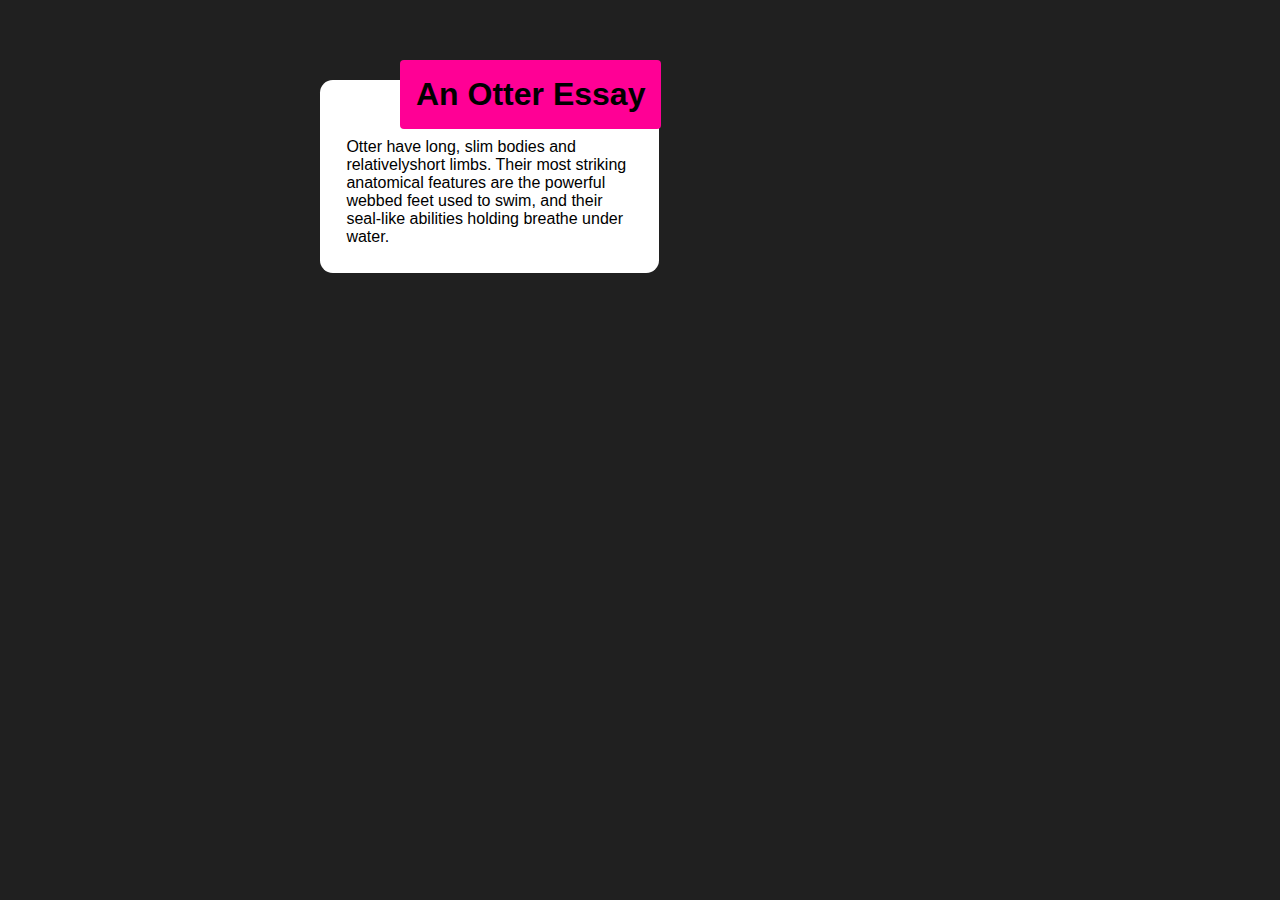
<file: index.html>
<!DOCTYPE html>
<html lang="en">
<head>
    <meta charset="UTF-8">
    <meta name="viewport" content="width=device-width, initial-scale=1.0">
    <title>CSS EX1</title>

    <link rel="stylesheet" href="styles.css">
</head>
<body>

    <main class="contentarea">
        <div class="textcard">
            <div class="cardtitle">
                <h1>An Otter Essay</h1>
            </div>
               
            <div class="description">
                <p>Otter have long, slim bodies and relativelyshort limbs. Their most striking anatomical features are the powerful webbed feet used to swim, and their seal-like abilities holding breathe under water.</p>
            </div>
        </div>
        

    </main>
    
</body>
</html>
</file>
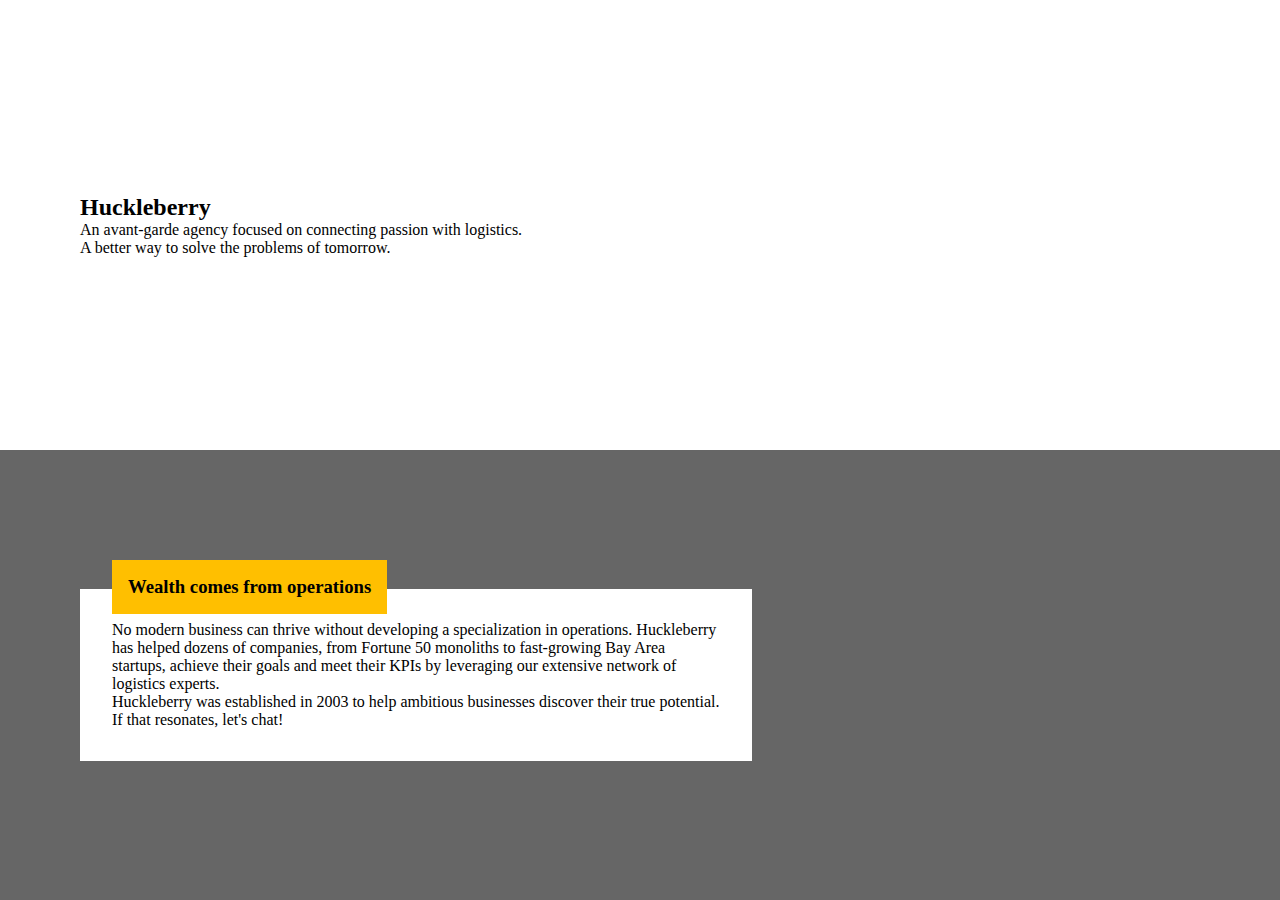
<file: Exercise 2/index.html>
<!DOCTYPE html>
<html lang="en">
<head>
    <meta charset="UTF-8">
    <meta name="viewport" content="width=device-width, initial-scale=1.0">
    <title>CSS Exercise 2</title>

    <link rel="stylesheet" href="styles.css">
</head>
<body>
    
    <main class="main-container">
        <div class="top">
            <div class="title">
                <h2>Huckleberry</h2>
            </div>

            <div class="support-text">
                <p>An avant-garde agency focused on connecting passion with logistics.</p>
                <p>A better way to solve the problems of tomorrow.</p>
            </div>
        </div>
      
        <div class="buttom">
           <div class="buttom-card">

                <div class="yellow-tag">
                    <h3>Wealth comes from operations</h3>
                </div>

                <div class="support-text">
                    <p>No modern business can thrive without developing a specialization in operations. Huckleberry has helped dozens of companies, from Fortune 50 monoliths to fast-growing Bay Area startups, achieve their goals and meet their KPIs by leveraging our extensive network of logistics experts.</p>
                <p>Huckleberry was established in 2003 to help ambitious businesses discover their true potential. If that resonates, let's chat!</p>
                </div>
           </div>
        </div>
    </main>

</body>
</html>
</file>
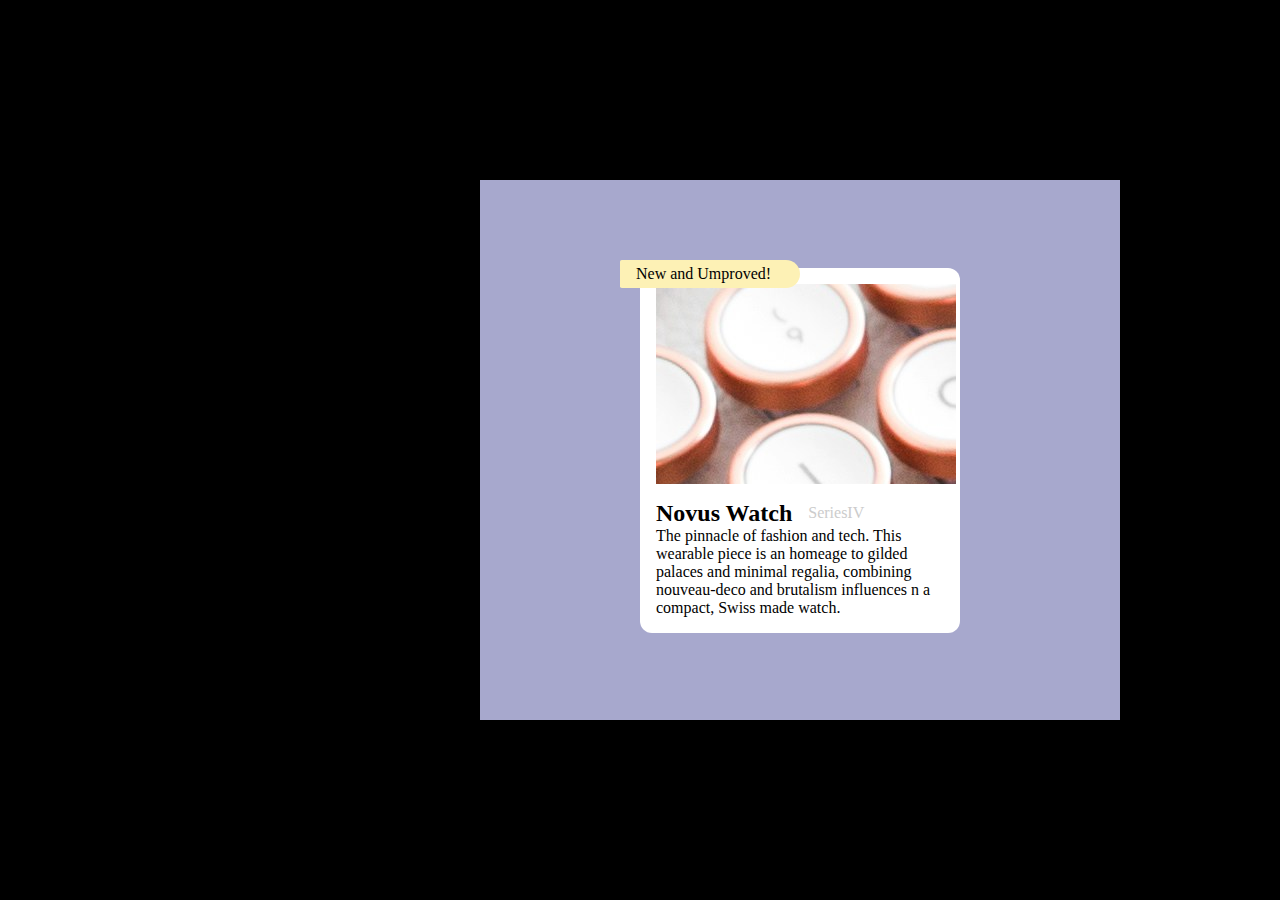
<file: Exercise 3/index.html>
<!DOCTYPE html>
<html lang="en">
<head>
    <meta charset="UTF-8">
    <meta name="viewport" content="width=device-width, initial-scale=1.0">
    <title>CSS Exercise 3</title>

    <link rel="stylesheet" href="styles.css">
</head>
<body>
    
    <main class="main-container">
        <div class="blue-container">
            <div class="listing-container">

                <div class="tag">
                    <p>New and Umproved!</p>
                </div>

                <div class="top">
                    <img src="./img/wristwatch.jpg" alt="image of wristwatch on a tabble">
                </div>

                <div class="buttom">
                    <div class="title">
                        <div class="product-name">
                            <h2>Novus Watch</h2>
                        </div>
                        <div class="series">
                            <p>SeriesIV</p>
                        </div>
                    </div>
                    
                    <div class="support-text">
                        <p>The pinnacle of fashion and tech. This wearable piece is an homeage to gilded palaces and minimal regalia, combining nouveau-deco and brutalism influences n a compact, Swiss made watch.</p>
                    </div>
                </div>

            </div>
        </div>
    </main>

</body>
</html>
</file>
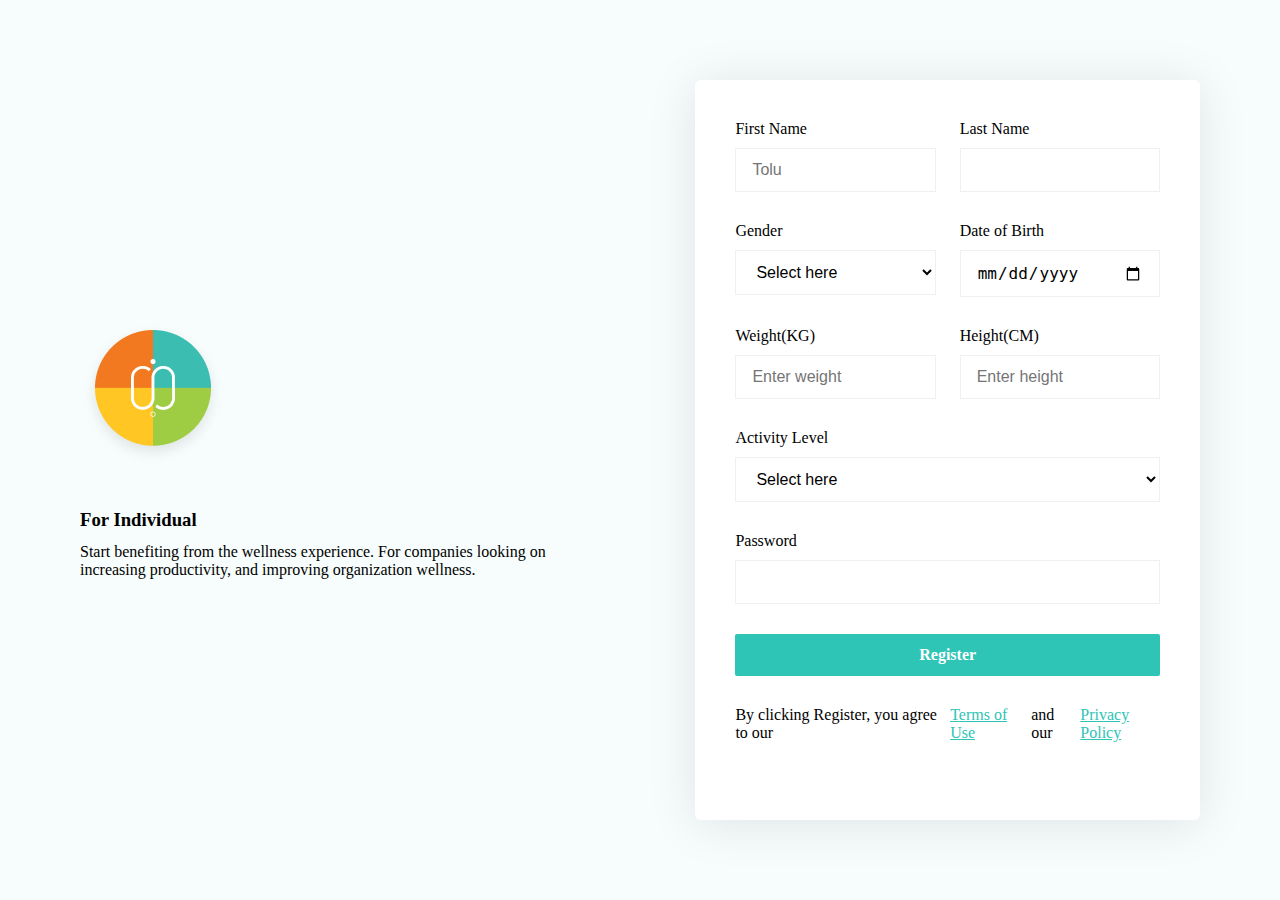
<file: Exercise 4/index.html>
<!DOCTYPE html>
<html lang="en">
<head>
    <meta charset="UTF-8">
    <meta name="viewport" content="width=device-width, initial-scale=1.0">
    <title>CSS Exercise 4</title>
    <link rel="stylesheet" href="styles.css">
</head>

<body>
    
    <main class="main-container">
        <!-- Left Child -->
        <div class="left-container">

            <div class="logo-container">
                <img src="./images/logo.png" alt="logo">
            </div>

            <div class="text-container">
                <div class="title">
                    <h3>For Individual</h3>
                </div>
                <div class="support">
                    <p>Start benefiting from the wellness experience. For companies looking on increasing productivity, and improving organization wellness.</p>
                </div>

            </div>
        </div>
            <!-- Right Child -->
            <form class="form-container">
            
                <div class="input-group-container">
                    <div class="input-group-row">
                        <div class="input-group">
                            <label for="first-name">First Name</label>
                            <input type="text" name="name" id="name" placeholder="Tolu">
                        </div>
                        <div class="input-group">
                            <label for="last-name">Last Name</label>
                            <input type="text" name="name" id="name">
                        </div>
                    </div>
        
                    <div class="input-group-row">
                        <div class="input-group">
                            <label for="gender">Gender</label>
                            <select name="gender" id="gender">
                                <option value="" disabled selected>Select here</option>
                                <option value="male">Male</option>
                                <option value="female">Female</option>
                            </select>
                        </div>
                        <div class="input-group">
                            <label for="dob">Date of Birth</label>
                            <input type="date" name="dob" id="dob" placeholder="Select here">
                        </div>
                    </div>
        
                    <div class="input-group-row">
                        <div class="input-group">
                            <label for="weight">Weight(KG)</label>
                            <input type="weight" name="weight" id="weight" placeholder="Enter weight">
                        </div>
                        <div class="input-group">
                            <label for="height">Height(CM)</label>
                            <input type="height" name="height" id="height" placeholder="Enter height">
                        </div>
                    </div>
        
                    <div class="input-group-row">
                        <div class="input-group">
                            <label for="activity">Activity Level</label>
                            <select name="activity" id="activity">
                                <option value="" disabled selected>Select here</option>
                                <option value="beginner">Beginner</option>
                                <option value="advane">Advance</option>
                            </select>
                        </div>
                    </div>
        
                    <div class="input-group-row">
                        <div class="input-group">
                            <label for="password">Password</label>
                        <input type="password" name="password" id="password">
                        </div>
                    </div>
    
                </div>
                
                <a href="#" class="primary-button">Register</a>
    
    
                <div class="link-container">
                    <div class="text">By clicking Register, you agree to our</div>
                    <a href="#" class="link-button">Terms of Use</a>
                    <div class="text"> and our</div>
                    <a href="#" class="link-button">Privacy Policy</a>
                </div>
            </form>

    </main>

</body>

</html>
</file>
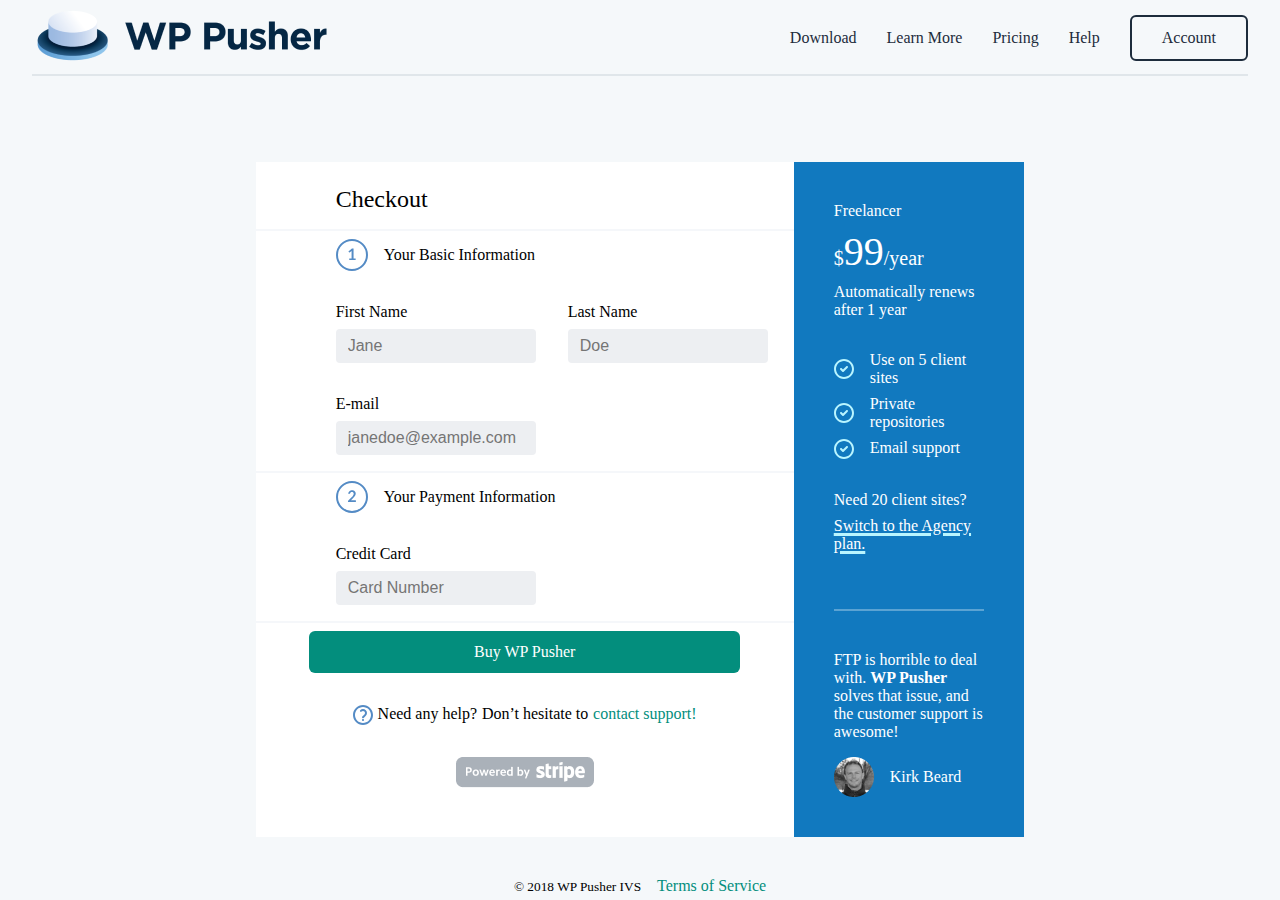
<file: Exercise 5/index.html>
<!DOCTYPE html>
<html lang="en">
<head>
    <meta charset="UTF-8">
    <meta name="viewport" content="width=device-width, initial-scale=1.0">
    <title> CSS Exercise 5 </title>
    <link rel="stylesheet" href="styles.css">
</head>
<body>
    
    <main class="main-container">

        <!-- Nav Bar -->
        <nav class="nav-bar">
            <div class="logo">
                <img src="./images/wppusher-logo-copy.png" alt="">
            </div>
            <div class="cta">
                <a href="#" class="btn btn-tertiary">Download</a>
                <a href="#" class="btn btn-tertiary">Learn More</a>
                <a href="#" class="btn btn-tertiary">Pricing</a>
                <a href="#" class="btn btn-tertiary">Help</a>
                <a href="#" class="btn btn-secondary">Account</a>
            </div>
        </nav>

        <!--Main Content Area -->
        <div class="content-container">

            <!-- Form & Freelance -->
            <div class="details-container">
                <!-- FORM -->
                <form class="form-container">
                    <div class="title-container">
                        <h2>Checkout</h2>
                    </div>

                    <!-- BASIC INFO CONTAINER -->

                    <div class="basic-info-container">
                        <div class="title-info-section">
                            <img src="./images/one.svg" alt="">
                            <p>Your Basic Information</p>
                        </div>
    
                        <div class="input-group-row">
                            <div class="input-group">
                                <label for="first-name">First Name</label>
                                <input type="text" name="name" id="name" placeholder="Jane">
                            </div>
                            <div class="input-group">
                                <label for="last-name">Last Name</label>
                                <input type="text" name="name" id="name" placeholder="Doe">
                            </div>
                        </div>
                        <div class="input-group-row">
                            <div class="input-group">
                                <label for="email">E-mail</label>
                                <input type="email" name="email" id="email" placeholder="janedoe@example.com">
                            </div>
                        </div>
                        
                    </div>
    
                    <!-- PAYMENT INFO CONTAINER -->
                    <div class="payment-info-container">
                        <div class="title-info-section">
                            <img src="./images/two.svg" alt="">
                            <p>Your Payment Information</p>
                        </div>
                        <div class="input-group">
                            <label for="card">Credit Card</label>
                            <input type="text" placeholder="Card Number">
                            <!--Doesn't work!!! <span class="suffix">MM/YYYY CVV</span> -->
                        </div>
                    </div>

                    <!-- CTA CONTAINER -->
                    <div class="cta-container">
                        <a href="#" class="btn btn-primary">Buy WP Pusher</a>
                        <div class="sec-cta">
                            <img src="./images/Mask.svg" alt="">
                            <p>Need any help?</p>
                            <p> Don’t hesitate to</p>
                            <a href="#" class="btn btn-tertiary">contact support!</a>
                        </div>
                        <div class="strip-logo-container">
                            <img src="./images/powered_by_stripe.png" alt="">
                        </div>
                    </div>
                    
                </form>
                <!-- FREELANCER -->
                <div class="freelancer-container">
                    <div class="top-container-freelancer">
                        <div class="first-section-top">
                            <div class="title">Freelancer</div>
                            <div class="pricing"> <p><span style="font-size: 20px;">$</span><span style="font-size: 40px;">99</span><span style="font-size: 20px;">/year</span></p>
 </div>
                            <div class="paragrapgh"> <p>Automatically renews after 1 year</p> </div>
                        </div>
                        <div class="second-section-top">
                            <div class="item-freelancer">
                                <img src="./images/Combined Shape Copy 2.svg" alt="">
                                <p>Use on 5 client sites</p>
                            </div>
    
                            <div class="item-freelancer">
                                <img src="./images/Combined Shape Copy 2.svg" alt="">
                                <p>Private repositories</p>
                            </div>
    
                            <div class="item-freelancer">
                                <img src="./images/Combined Shape Copy 2.svg" alt="">
                                <p>Email support</p>
                            </div>
    
                        </div>
                        <div class="third-section-top">
                            <p>Need 20 client sites?</p>
                            <a href="#" class="btn btn-tertiary">Switch to the Agency plan.</a>
                        </div>
                    </div>

                <div class="divider"></div>
                
                    <div class="buttom-container-freelancer">
                        <div class="testimonial">FTP is horrible to deal with. <span style="font-weight: 700;" >WP Pusher</span> solves that issue, and the customer support is awesome!</div>
                        <div class="client">
                            <img src="./images/Bitmap.png" alt="">
                            <p>Kirk Beard</p>
                        </div>
                    </div>
                </div>
            </div>

            <!-- Footer -->
            <footer class="footer">
                <div class="copyright"> <small>© 2018 <span>WP Pusher IVS</span></small> </div>
                <div class="termsofservice">
                    <a href="#" class="btn btn-tertiary">Terms of Service</a>
                </div>
            </footer>
        </div>

    </main>

</body>
</html>
</file>
<file: styles.css>
*{
    margin: 0;
    padding: 0;
    box-sizing: border-box;
    font-family: "Raleway", sans-serif;
}

.contentarea{
  background-color: #202020;
  width: 100%;
  height: 100vh;
  margin: 0;
  padding: 5rem 20rem 5rem 20rem ;
}

.textcard{
  background-color: #fff;
  width: 53%;
  height: auto;
  padding: 3rem 1rem 1rem 1rem;
  flex-direction: column;
  justify-content: center;
  align-items: center;
  border-radius: 0.8rem;
}

.cardtitle{
  background-color: #FF0095;
  text-decoration-color: #202020;
  flex-direction: row;
  justify-content: center;
  align-items: center;
  padding: 1rem;
  border-radius: 0.25rem;
  position: absolute; 
  top: 60px;
  left: 400px;
}

.description{
  padding: 0.65rem;
  width: auto;
}
</file>
<file: Exercise 2/styles.css>
*{
    margin: 0;
    padding: 0;
    box-sizing: border-box;
    @import url('https://fonts.googleapis.com/css2?family=Josefin+Sans:ital,wght@0,100..700;1,100..700&family=Lato:ital,wght@0,100;0,300;0,400;0,700;0,900;1,100;1,300;1,400;1,700;1,900&display=swap');
}

.main-container{
    background-color: white;
    width: 100%;
    height: 100vh;
    display: flex;
    flex-direction: column;
    justify-content: center;
}

.top{
    background-color: white;
    width: 100%;
    height: 50vh;
    display: flex;
    flex-direction: column;
    justify-content: center;
    padding: 5rem;
}

.buttom{
    background-color: #666666;
    width: 100%;
    height: 50vh;
    display: flex;
    flex-direction: column;
    justify-content: center;
    padding: 5rem;
}

.buttom-card{
    background-color: white;
    width: 60%;
    height: auto;
    padding: 2rem;

}

.yellow-tag{
    background-color: #ffbf00;
    padding: 1rem;
    position: absolute; 
    top: 560px;
    left: center;
}
</file>
<file: Exercise 3/styles.css>
*{
    margin: 0;
    padding: 0;
    box-sizing: border-box;
    @import url('https://fonts.googleapis.com/css2?family=Josefin+Sans:ital,wght@0,100..700;1,100..700&family=Lato:ital,wght@0,100;0,300;0,400;0,700;0,900;1,100;1,300;1,400;1,700;1,900&display=swap');
}


.main-container{
    background-color: black;
    width: 100%;
    height: 100vh;
    display: flex;
    flex-direction: column;
    justify-content: center;
}

.blue-container{
    background-color: #A7A8CD;
    width: 50%;
    height: 60vh;
    display: flex;
    flex-direction: column;
    justify-content: center;
    margin: 30rem;
}

.listing-container{
    background-color: white;
    border-radius: 0.75rem;
    margin: 10rem;
    display: flex;
    flex-direction: column;
    justify-content: center;
    padding: 1rem;
    width: auto;
    height: auto;
    row-gap: 1rem;
}

.tag{
    background-color: #FDF1B5;
    padding: 0.3rem 1rem;
    border-radius: 0.5rem 4rem  4rem 0.5rem;
    position: absolute; 
    top: 260px;
    left: 620px;
    width: 180px;
    height: auto;
}

.top{
    display: flex;
    justify-content: column;
    align-items: center;
    width: 300px;
    height: 200px;
    overflow: hidden;
  }

.img{
    width: 100%;
  height: auto;
}

/* .buttom{
    display: flex;
    justify-content: column;
    align-items: start;
    row-gap: 1rem;
} */

.title{
    display: flex;
    justify-content: row;
    align-items: center;
    column-gap: 1rem;
}

.series{
    color: #ccc;
}
</file>
<file: Exercise 4/styles.css>
*{
    margin: 0;
    padding: 0;
    box-sizing: border-box;
    @import url('https://fonts.googleapis.com/css2?family=Josefin+Sans:ital,wght@0,100..700;1,100..700&family=Lato:ital,wght@0,100;0,300;0,400;0,700;0,900;1,100;1,300;1,400;1,700;1,900&display=swap');
}

.main-container{
    background-color: #2EC4B60A;
    width: 100%;
    height: 100vh;
    display: flex;
    flex-direction: row;
    justify-content: center;
    padding: 5rem;
    gap: 7.5rem;
}

.left-container{
    width: 50%;
    display: flex;
    flex-direction: column;
    justify-content: center;
    gap: 2.125rem;
}

.text-container{
    display: flex;
    flex-direction: column;
    justify-content: center;
    gap: 0.75rem;
}

.form-container{
    background-color: #fff;
    border-radius: 6px;
    width: 50%;
    height: auto;
    box-sizing: border-box;
    box-shadow: 0px 4px 50px rgba(4, 8, 19, 0.1);
    padding: 2.5rem;
    display: flex;
    flex-direction: column;
    gap: 1.875rem
}


.input-group-container{
    display: flex;
    flex-direction: column;
    gap: 1.875rem; 
}

.input-group-row{
    display: flex;
    flex-direction: row;
    justify-content: start;
    gap: 1.5rem;
}

.primary-button{
  background-color: #2EC4B6;
  color: #ffffff;
  font-size: 16px;
  padding: 12px 24px;
  border-radius: 2px;
  border: none;
  cursor: pointer;
  transition: background-color 0.3s ease, transform 0.3s ease; 
  font-weight: 600; 
  text-align: center; 
  text-decoration: none; 
}

.input-group{
    display: flex;
    flex-direction: column;
    justify-content: start;
    gap: 0.625rem;
    width: 100%; 
    max-width: 500px; 
    margin: 0 auto;
}

input, select {
    background-color: #fff;
    padding: 12px 16px; 
    font-size: 16px; 
    border: 1px solid #F0F0F0; 
    width: 100%; 
    box-sizing: border-box;
  }

  .link-container{
    display: flex;
    flex-direction: row;
    justify-content: start;
    gap: 0.5rem;
}

.link-button{
    color: #2EC4B6
}
</file>
<file: Exercise 5/styles.css>
*{
    margin: 0;
    padding: 0;
    box-sizing: border-box;
    @import url('https://fonts.googleapis.com/css2?family=Josefin+Sans:ital,wght@0,100..700;1,100..700&family=Lato:ital,wght@0,100;0,300;0,400;0,700;0,900;1,100;1,300;1,400;1,700;1,900&display=swap');
}

h1, h2, h3, h4, h5, h6, p {
    font-family: "Lato", serif;
  font-weight: 400;
  font-style: normal;
}

/* BUTTONS */
button {
    font-family: "Lato", serif;
    font-size: 16px;
    padding: 10px 20px;
    border-radius: 6px;
    cursor: pointer;
    transition: all 0.3s ease-in-out;
  } 

  .btn-primary {
    background-color: #038E7D; 
    color: white;
    border: none;
    text-decoration: none;
    padding: 12px 165px;
    border-radius: 6px;
  }
  
  .btn-primary:hover {
    background-color: #026b5f;
  }

  .btn-secondary {
    background-color: transparent;
    color: #038E7D;
    border: 2px solid #038E7D;
    text-decoration: none;
    padding: 12px 30px;
  }
  
  .btn-secondary:hover {
    background-color: #026b5f;
    color: white;
  }

  .btn-tertiary {
    background: none;
    color: #038E7D;
    border: none;
    text-decoration: none;
  }
  
  .btn-tertiary:hover {
    color: #026b5f;
  }
    

.main-container{
    background-color: #F5F8FA;
    width: 100%;
    height: 100vh;
    display: flex;
    flex-direction: column;
    justify-content: space-evenly;
    align-items: center;
    box-sizing: border-box;
    padding: 0.1rem 2rem 4rem 2rem;
    gap: 5.375rem;
}

.nav-bar{
    margin: 0rem 2rem;
    display: flex;
    flex-direction: row;
    justify-content: space-between;
    align-items: center;
    width: 100%;
    border-bottom:  2px solid #E0E6EA ;
    padding: 0.3rem 0rem; 
}

.cta{
    display: flex;
    flex-direction: row;
    justify-content: end;
    align-items: center;
    gap: 30px;
}

.cta .btn-tertiary{
    color: #1D2C3C;
}

.cta .btn-secondary{
    color: #1D2C3C;
    border: 2px solid #1D2C3C;
    border-radius: 6px;
}

.content-container{
    display: flex;
    flex-direction: column;
    justify-content: center;
    align-items: center;
    gap: 2.5rem;
}

.details-container{
    display: flex;
    flex-direction: row;
    justify-content: center;
    align-items: center;
    border-radius: 6px;
    width: auto;
    height: auto;
    margin-left: 280px;
    margin-right: 280px;
}

.form-container{
    background-color: #fff;
    width: 70%;
    height: 100%;
    padding: 1.5rem 0 1.5rem 0 ;
    display: flex;
    flex-direction: column;
    justify-content: start;
    align-items: start;
    gap: 0.5rem;
}

.title-container{
    width: 100%;
    padding: 0;
    border-bottom:  2px solid #F5F7FA ;
}

.title-container h2{
    padding: 0 0 1rem 5rem ;
}

.title-info-section{
    display: flex;
    flex-direction: row;
    justify-content: center;
    align-items: center;
    gap: 1rem;
}

.basic-info-container{
    width: 100%;
    display: flex;
    flex-direction: column;
    justify-content: start;
    align-items: start;
    gap: 2rem;
    border-bottom:  2px solid #F5F7FA ;
    padding: 0 0 1rem 5rem ;
}

.input-group-row{
    display: flex;
    flex-direction: row;
    justify-content: center;
    gap: 2rem;
}

.input-group{
    display: flex;
    flex-direction: column;
    justify-content: center;
    gap: 0.5rem;
    width: 100%;
}


.payment-info-container .input-group{
    width: 498px;
}
  /* INPUT FIELD */
  label {
    font-size: 16px;
    font-weight: medium;
  }
  
  input {
    padding: 8px 12px; /* Padding inside input */
    width: 200px; /* Adjust length */
    border: 0px solid #ccc;
    color: #EDEFF2;
    border-radius: 4px;
    font-size: 16px;
    background-color: #EDEFF2;
    flex: 1;
  }

  .suffix {
    font-size: 16px;
    color: #555;
    padding-left: 10px;
  }
  
  input:focus {
    outline: none;
    border-color: #007bff; /* Highlight when focused */
  }
  

.payment-info-container{
    width: 100%;
    display: flex;
    flex-direction: column;
    justify-content: start;
    align-items: start;
    gap: 2rem;
    border-bottom:  2px solid #F5F7FA ;
    padding: 0 0 1rem 5rem ;
}

.cta-container{
    width: 100%;
    display: flex;
    flex-direction: column;
    justify-content: center;
    align-items: center;
    gap: 2rem;
}

.primary-button{
    background-color: #038E7D;
  color: #ffffff;
  font-size: 16px;
  padding: 12px 24px;
  border-radius: 2px;
  border: none;
  cursor: pointer;
  transition: background-color 0.3s ease, transform 0.3s ease; 
  font-weight: 600; 
  text-align: center; 
  text-decoration: none;
}

.sec-cta{
    width: 100%;
    display: flex;
    flex-direction: row;
    justify-content: center;
    gap: 0.3rem;
}

.freelancer-container{
    background-color: #1179BF;
    color: #fff;
    width: 30%;
    height: 100%;
    padding: 2.5rem;
    display: flex;
    flex-direction: column;
    justify-content: center;
    gap: 2.5rem;
}

.top-container-freelancer{
    display: flex;
    flex-direction: column;
    justify-content: start;
    align-items: start;
    gap: 2rem;
}

.first-section-top{
    display: flex;
    flex-direction: column;
    justify-content: start;
    align-items: start;
    gap: 0.5rem;
}

.second-section-top{
    display: flex;
    flex-direction: column;
    justify-content: start;
    align-items: start;
    gap: 0.5rem;
}

.third-section-top{
    display: flex;
    flex-direction: column;
    justify-content: start;
    align-items: start;
    gap: 0.5rem;
}

.item-freelancer{
    display: flex;
    flex-direction: row;
    justify-content: start;
    gap: 1rem;
}

.divider{
    border-bottom:  2px solid #ffffff50 ;
    padding: 0 0 1rem 5rem ;
}

.buttom-container-freelancer{
    display: flex;
    flex-direction: column;
    justify-content: start;
    gap: 1rem;
}

.third-section-top .btn-tertiary{
    color: #fff;
    text-decoration: underline #B9F5FF 3px;
}

.client{
    display: flex;
    flex-direction: row;
    justify-content: start;
    align-items: center;
    gap: 1rem;
}

.footer{
    display: flex;
    flex-direction: row;
    justify-content: space-between;
    gap: 1rem;
}
</file>
